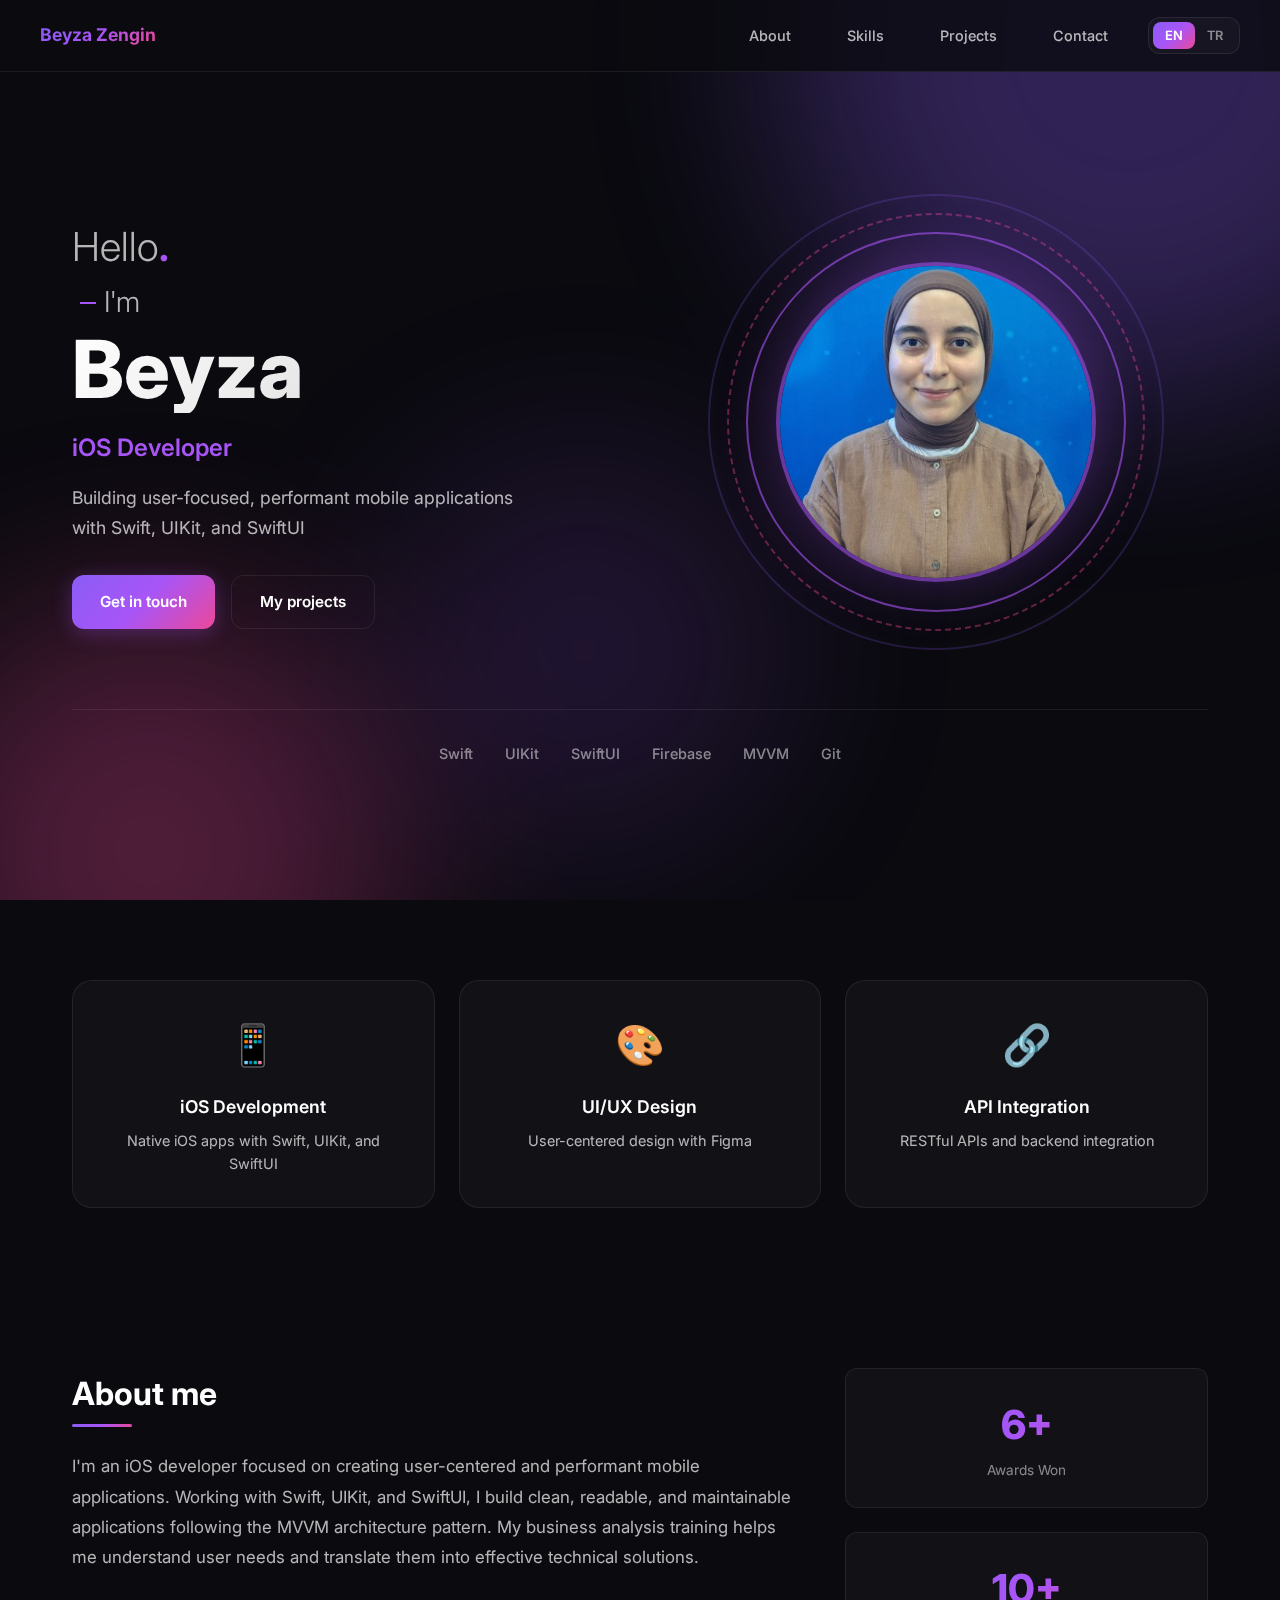
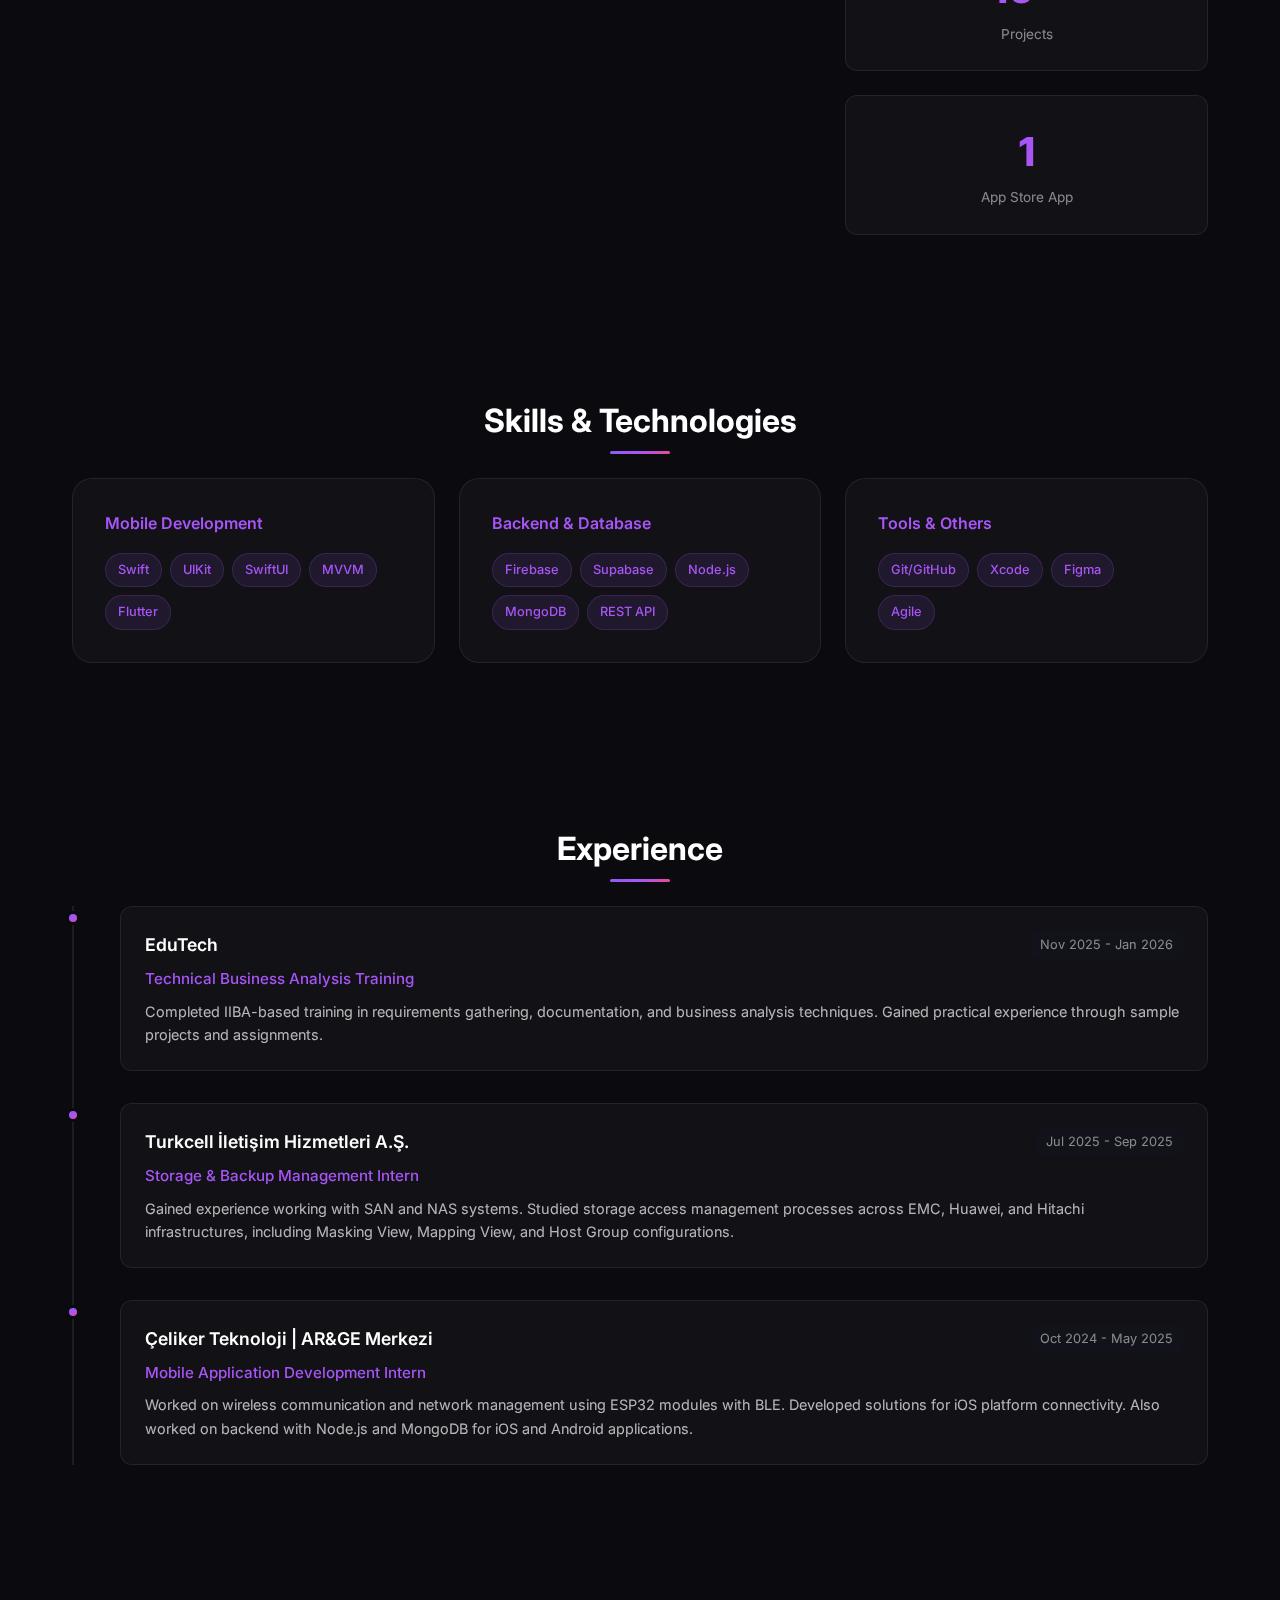
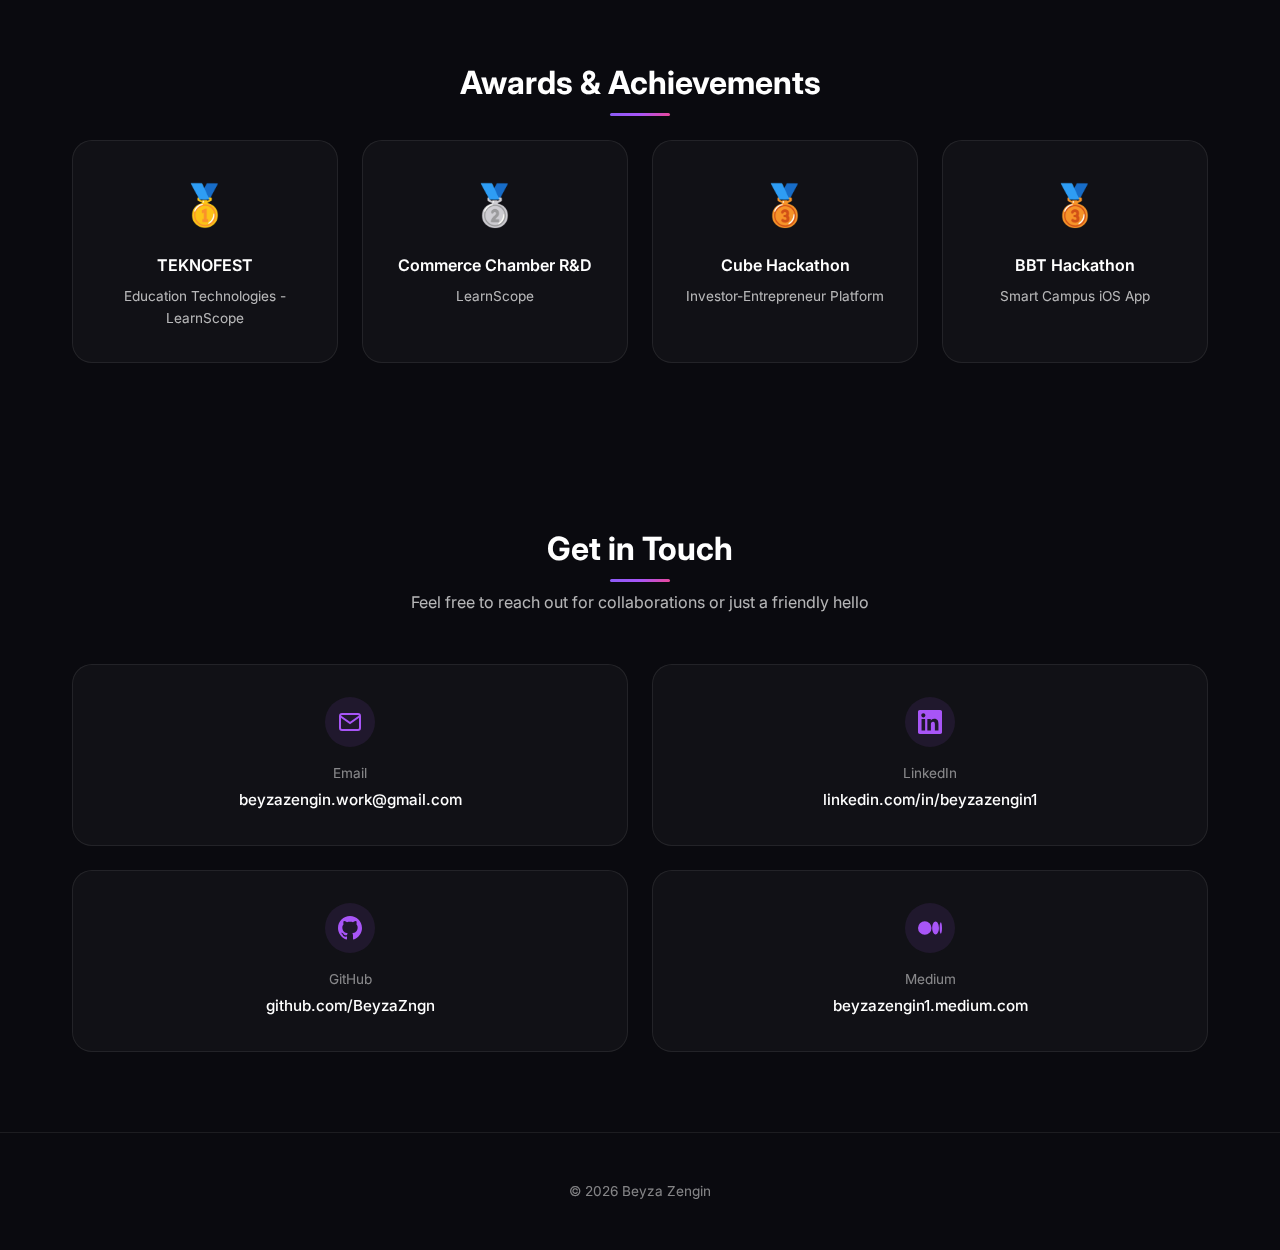
<file: index.html>
<!DOCTYPE html>
<html lang="en">

<head>
    <meta charset="UTF-8">
    <meta name="viewport" content="width=device-width, initial-scale=1.0">
    <meta name="description" content="Beyza Zengin - iOS Developer specializing in Swift, UIKit, and SwiftUI">
    <meta name="keywords" content="iOS Developer, Swift, UIKit, SwiftUI, Mobile Development, Beyza Zengin">
    <meta name="author" content="Beyza Zengin">

    <meta property="og:title" content="Beyza Zengin - iOS Developer">
    <meta property="og:description" content="iOS Developer specializing in Swift, UIKit, and SwiftUI">
    <meta property="og:type" content="website">
    <meta property="og:url" content="https://beyza.me">

    <title>Beyza Zengin - iOS Developer</title>
    <link rel="preconnect" href="https://fonts.googleapis.com">
    <link rel="preconnect" href="https://fonts.gstatic.com" crossorigin>
    <link href="https://fonts.googleapis.com/css2?family=Inter:wght@300;400;500;600;700;800&display=swap"
        rel="stylesheet">
    <link rel="stylesheet" href="styles.css">
</head>

<body>
    <!-- Animated Background -->
    <div class="bg-animation">
        <div class="gradient-orb orb-1"></div>
        <div class="gradient-orb orb-2"></div>
        <div class="gradient-orb orb-3"></div>
    </div>

    <!-- Navigation -->
    <nav class="nav">
        <div class="nav-container">
            <a href="index.html" class="nav-logo">
                <span class="logo-text">Beyza Zengin</span>
            </a>
            <div class="nav-right">
                <a href="#about" class="nav-link" data-en="About" data-tr="Hakkımda">About</a>
                <a href="#skills" class="nav-link" data-en="Skills" data-tr="Yetenekler">Skills</a>
                <a href="projects.html" class="nav-link" data-en="Projects" data-tr="Projeler">Projects</a>
                <a href="#contact" class="nav-link" data-en="Contact" data-tr="İletişim">Contact</a>
                <div class="lang-switch" id="langSwitch">
                    <button class="lang-btn active" data-lang="en">EN</button>
                    <button class="lang-btn" data-lang="tr">TR</button>
                </div>
            </div>
        </div>
    </nav>

    <!-- Main Content -->
    <main class="main">
        <!-- Hero Section -->
        <section class="hero-section">
            <div class="hero-container">
                <div class="hero-left">
                    <div class="hero-intro">
                        <span class="hello-text">Hello<span class="dot">.</span></span>
                        <span class="im-text" data-en="I'm" data-tr="Ben">I'm</span>
                        <h1 class="hero-name">Beyza</h1>
                    </div>
                    <h2 class="hero-title" data-en="iOS Developer" data-tr="iOS Geliştirici">iOS Developer</h2>
                    <p class="hero-desc"
                        data-en="Building user-focused, performant mobile applications with Swift, UIKit, and SwiftUI"
                        data-tr="Swift, UIKit ve SwiftUI ile kullanıcı odaklı, performanslı mobil uygulamalar geliştiriyorum">
                        Building user-focused, performant mobile applications with Swift, UIKit, and SwiftUI
                    </p>
                    <div class="hero-buttons">
                        <a href="#contact" class="btn btn-primary" data-en="Get in touch" data-tr="İletişime geç">Get in
                            touch</a>
                        <a href="projects.html" class="btn btn-secondary" data-en="My projects" data-tr="Projelerim">My
                            projects</a>
                    </div>
                </div>
                <div class="hero-right">
                    <div class="photo-container">
                        <div class="photo-ring ring-1"></div>
                        <div class="photo-ring ring-2"></div>
                        <div class="photo-ring ring-3"></div>
                        <img src="profile.png" alt="Beyza Zengin" class="profile-photo">
                    </div>
                </div>
            </div>

            <!-- Tech Stack -->
            <div class="tech-stack">
                <span class="tech-item">Swift</span>
                <span class="tech-item">UIKit</span>
                <span class="tech-item">SwiftUI</span>
                <span class="tech-item">Firebase</span>
                <span class="tech-item">MVVM</span>
                <span class="tech-item">Git</span>
            </div>
        </section>

        <!-- Services Section -->
        <section class="services-section">
            <div class="service-card">
                <div class="service-icon">📱</div>
                <h3 class="service-title" data-en="iOS Development" data-tr="iOS Geliştirme">iOS Development</h3>
                <p class="service-desc" data-en="Native iOS apps with Swift, UIKit, and SwiftUI"
                    data-tr="Swift, UIKit ve SwiftUI ile native iOS uygulamaları">
                    Native iOS apps with Swift, UIKit, and SwiftUI
                </p>
            </div>
            <div class="service-card">
                <div class="service-icon">🎨</div>
                <h3 class="service-title" data-en="UI/UX Design" data-tr="UI/UX Tasarım">UI/UX Design</h3>
                <p class="service-desc" data-en="User-centered design with Figma"
                    data-tr="Figma ile kullanıcı odaklı tasarım">
                    User-centered design with Figma
                </p>
            </div>
            <div class="service-card">
                <div class="service-icon">🔗</div>
                <h3 class="service-title" data-en="API Integration" data-tr="API Entegrasyonu">API Integration</h3>
                <p class="service-desc" data-en="RESTful APIs and backend integration"
                    data-tr="RESTful API ve backend entegrasyonu">
                    RESTful APIs and backend integration
                </p>
            </div>
        </section>

        <!-- About Section -->
        <section class="about-section" id="about">
            <div class="about-container">
                <div class="about-content">
                    <h2 class="section-title" data-en="About me" data-tr="Hakkımda">About me</h2>
                    <p class="about-text"
                        data-en="I'm an iOS developer focused on creating user-centered and performant mobile applications. Working with Swift, UIKit, and SwiftUI, I build clean, readable, and maintainable applications following the MVVM architecture pattern. My business analysis training helps me understand user needs and translate them into effective technical solutions."
                        data-tr="Kullanıcı odaklı ve performanslı mobil uygulamalar geliştirmeye odaklanan bir iOS geliştiricisiyim. Swift ile UIKit ve SwiftUI kullanarak MVVM mimarisi doğrultusunda sade, okunabilir ve geliştirilebilir uygulamalar üzerinde çalışıyorum. Aldığım iş analistliği eğitimi sayesinde kullanıcı ihtiyaçlarını anlamaya ve bunları doğru teknik çözümlere dönüştürmeye önem veriyorum.">
                        I'm an iOS developer focused on creating user-centered and performant mobile applications.
                        Working
                        with Swift, UIKit, and SwiftUI, I build clean, readable, and maintainable applications following
                        the
                        MVVM architecture pattern. My business analysis training helps me understand user needs and
                        translate them into effective technical solutions.
                    </p>
                </div>
                <div class="about-stats">
                    <div class="stat-box">
                        <span class="stat-number">6+</span>
                        <span class="stat-label" data-en="Awards Won" data-tr="Kazanılan Ödül">Awards Won</span>
                    </div>
                    <div class="stat-box">
                        <span class="stat-number">10+</span>
                        <span class="stat-label" data-en="Projects" data-tr="Proje">Projects</span>
                    </div>
                    <div class="stat-box">
                        <span class="stat-number">1</span>
                        <span class="stat-label" data-en="App Store App" data-tr="App Store Uygulaması">App Store
                            App</span>
                    </div>
                </div>
            </div>
        </section>

        <!-- Skills Section -->
        <section class="skills-section" id="skills">
            <h2 class="section-title center" data-en="Skills & Technologies" data-tr="Yetenekler & Teknolojiler">Skills
                & Technologies</h2>
            <div class="skills-grid">
                <div class="skill-card">
                    <h3 class="skill-category-title" data-en="Mobile Development" data-tr="Mobil Geliştirme">Mobile
                        Development</h3>
                    <div class="skill-list">
                        <span class="skill-item">Swift</span>
                        <span class="skill-item">UIKit</span>
                        <span class="skill-item">SwiftUI</span>
                        <span class="skill-item">MVVM</span>
                        <span class="skill-item">Flutter</span>
                    </div>
                </div>
                <div class="skill-card">
                    <h3 class="skill-category-title" data-en="Backend & Database" data-tr="Backend & Veritabanı">Backend
                        & Database</h3>
                    <div class="skill-list">
                        <span class="skill-item">Firebase</span>
                        <span class="skill-item">Supabase</span>
                        <span class="skill-item">Node.js</span>
                        <span class="skill-item">MongoDB</span>
                        <span class="skill-item">REST API</span>
                    </div>
                </div>
                <div class="skill-card">
                    <h3 class="skill-category-title" data-en="Tools & Others" data-tr="Araçlar & Diğer">Tools & Others
                    </h3>
                    <div class="skill-list">
                        <span class="skill-item">Git/GitHub</span>
                        <span class="skill-item">Xcode</span>
                        <span class="skill-item">Figma</span>
                        <span class="skill-item">Agile</span>
                    </div>
                </div>
            </div>
        </section>

        <!-- Experience Section -->
        <section class="experience-section">
            <h2 class="section-title center" data-en="Experience" data-tr="Deneyim">Experience</h2>
            <div class="timeline">
                <div class="timeline-item">
                    <div class="timeline-marker"></div>
                    <div class="timeline-content">
                        <div class="timeline-header">
                            <h3 class="timeline-title">EduTech</h3>
                            <span class="timeline-date">Nov 2025 - Jan 2026</span>
                        </div>
                        <p class="timeline-role" data-en="Technical Business Analysis Training"
                            data-tr="Teknik İş Analizi Eğitimi">
                            Technical Business Analysis Training
                        </p>
                        <p class="timeline-desc"
                            data-en="Completed IIBA-based training in requirements gathering, documentation, and business analysis techniques. Gained practical experience through sample projects and assignments."
                            data-tr="IIBA İş Analizi Yetkinlik Modeli doğrultusunda gereksinim toplama, dokümantasyon ve iş analizi teknikleri eğitimi aldım. Örnek projeler ve ödevlerle pratik deneyim kazandım.">
                            Completed IIBA-based training in requirements gathering, documentation, and business
                            analysis techniques. Gained practical experience through sample projects and assignments.
                        </p>
                    </div>
                </div>
                <div class="timeline-item">
                    <div class="timeline-marker"></div>
                    <div class="timeline-content">
                        <div class="timeline-header">
                            <h3 class="timeline-title">Turkcell İletişim Hizmetleri A.Ş.</h3>
                            <span class="timeline-date">Jul 2025 - Sep 2025</span>
                        </div>
                        <p class="timeline-role" data-en="Storage & Backup Management Intern"
                            data-tr="Storage & Backup Yönetimi Stajyeri">
                            Storage & Backup Management Intern
                        </p>
                        <p class="timeline-desc"
                            data-en="Gained experience working with SAN and NAS systems. Studied storage access management processes across EMC, Huawei, and Hitachi infrastructures, including Masking View, Mapping View, and Host Group configurations."
                            data-tr="SAN ve NAS sistemleri üzerinde çalışma deneyimi kazandım. EMC, Huawei ve Hitachi altyapılarında Masking View, Mapping View ve Host Group yapılandırmaları dahil storage erişim yönetimi süreçlerini inceledim.">
                            Gained experience working with SAN and NAS systems. Studied storage access management
                            processes across EMC, Huawei, and Hitachi infrastructures, including Masking View, Mapping
                            View, and Host Group configurations.
                        </p>
                    </div>
                </div>
                <div class="timeline-item">
                    <div class="timeline-marker"></div>
                    <div class="timeline-content">
                        <div class="timeline-header">
                            <h3 class="timeline-title">Çeliker Teknoloji | AR&GE Merkezi</h3>
                            <span class="timeline-date">Oct 2024 - May 2025</span>
                        </div>
                        <p class="timeline-role" data-en="Mobile Application Development Intern"
                            data-tr="Mobil Tabanlı Uygulama Geliştirme Stajyeri">
                            Mobile Application Development Intern
                        </p>
                        <p class="timeline-desc"
                            data-en="Worked on wireless communication and network management using ESP32 modules with BLE. Developed solutions for iOS platform connectivity. Also worked on backend with Node.js and MongoDB for iOS and Android applications."
                            data-tr="ESP32 modülü kullanarak BLE ile kablosuz haberleşme ve ağ yönetimi konularında çalıştım. iOS platformunda bağlantı çözümleri geliştirdim. Ayrıca iOS ve Android uygulamaları için Node.js ve MongoDB ile backend tarafında projeler yaptım.">
                            Worked on wireless communication and network management using ESP32 modules with BLE.
                            Developed solutions for iOS platform connectivity. Also worked on backend with Node.js and
                            MongoDB for iOS and Android applications.
                        </p>
                    </div>
                </div>
            </div>
        </section>

        <!-- Awards Section -->
        <section class="awards-section">
            <h2 class="section-title center" data-en="Awards & Achievements" data-tr="Ödüller & Başarılar">Awards &
                Achievements</h2>
            <div class="awards-grid">
                <div class="award-card">
                    <div class="award-icon">🥇</div>
                    <h3 class="award-name">TEKNOFEST</h3>
                    <p class="award-info" data-en="Education Technologies - LearnScope"
                        data-tr="Eğitim Teknolojileri - LearnScope">
                        Education Technologies - LearnScope
                    </p>
                </div>
                <div class="award-card">
                    <div class="award-icon">🥈</div>
                    <h3 class="award-name" data-en="Commerce Chamber R&D" data-tr="Ticaret Odası Ar-Ge">Commerce Chamber
                        R&D</h3>
                    <p class="award-info">LearnScope</p>
                </div>
                <div class="award-card">
                    <div class="award-icon">🥉</div>
                    <h3 class="award-name">Cube Hackathon</h3>
                    <p class="award-info" data-en="Investor-Entrepreneur Platform"
                        data-tr="Yatırımcı-Girişimci Platformu">
                        Investor-Entrepreneur Platform
                    </p>
                </div>
                <div class="award-card">
                    <div class="award-icon">🥉</div>
                    <h3 class="award-name">BBT Hackathon</h3>
                    <p class="award-info" data-en="Smart Campus iOS App" data-tr="Akıllı Kampüs iOS Uygulaması">
                        Smart Campus iOS App
                    </p>
                </div>
            </div>
        </section>

        <!-- Contact Section -->
        <section class="contact-section" id="contact">
            <h2 class="section-title center" data-en="Get in Touch" data-tr="İletişime Geç">Get in Touch</h2>
            <p class="contact-subtitle" data-en="Feel free to reach out for collaborations or just a friendly hello"
                data-tr="İş birlikleri için veya sadece merhaba demek için iletişime geçebilirsiniz">
                Feel free to reach out for collaborations or just a friendly hello
            </p>
            <div class="contact-links">
                <a href="mailto:beyzazengin.work@gmail.com" class="contact-card">
                    <div class="contact-icon">
                        <svg width="24" height="24" viewBox="0 0 24 24" fill="none" stroke="currentColor"
                            stroke-width="2">
                            <path d="M4 4h16c1.1 0 2 .9 2 2v12c0 1.1-.9 2-2 2H4c-1.1 0-2-.9-2-2V6c0-1.1.9-2 2-2z">
                            </path>
                            <polyline points="22,6 12,13 2,6"></polyline>
                        </svg>
                    </div>
                    <span class="contact-label">Email</span>
                    <span class="contact-value">beyzazengin.work@gmail.com</span>
                </a>
                <a href="https://linkedin.com/in/beyzazengin1" target="_blank" rel="noopener" class="contact-card">
                    <div class="contact-icon">
                        <svg width="24" height="24" viewBox="0 0 24 24" fill="currentColor">
                            <path
                                d="M20.447 20.452h-3.554v-5.569c0-1.328-.027-3.037-1.852-3.037-1.853 0-2.136 1.445-2.136 2.939v5.667H9.351V9h3.414v1.561h.046c.477-.9 1.637-1.85 3.37-1.85 3.601 0 4.267 2.37 4.267 5.455v6.286zM5.337 7.433c-1.144 0-2.063-.926-2.063-2.065 0-1.138.92-2.063 2.063-2.063 1.14 0 2.064.925 2.064 2.063 0 1.139-.925 2.065-2.064 2.065zm1.782 13.019H3.555V9h3.564v11.452zM22.225 0H1.771C.792 0 0 .774 0 1.729v20.542C0 23.227.792 24 1.771 24h20.451C23.2 24 24 23.227 24 22.271V1.729C24 .774 23.2 0 22.222 0h.003z" />
                        </svg>
                    </div>
                    <span class="contact-label">LinkedIn</span>
                    <span class="contact-value">linkedin.com/in/beyzazengin1</span>
                </a>
                <a href="https://github.com/BeyzaZngn" target="_blank" rel="noopener" class="contact-card">
                    <div class="contact-icon">
                        <svg width="24" height="24" viewBox="0 0 24 24" fill="currentColor">
                            <path
                                d="M12 0c-6.626 0-12 5.373-12 12 0 5.302 3.438 9.8 8.207 11.387.599.111.793-.261.793-.577v-2.234c-3.338.726-4.033-1.416-4.033-1.416-.546-1.387-1.333-1.756-1.333-1.756-1.089-.745.083-.729.083-.729 1.205.084 1.839 1.237 1.839 1.237 1.07 1.834 2.807 1.304 3.492.997.107-.775.418-1.305.762-1.604-2.665-.305-5.467-1.334-5.467-5.931 0-1.311.469-2.381 1.236-3.221-.124-.303-.535-1.524.117-3.176 0 0 1.008-.322 3.301 1.23.957-.266 1.983-.399 3.003-.404 1.02.005 2.047.138 3.006.404 2.291-1.552 3.297-1.23 3.297-1.23.653 1.653.242 2.874.118 3.176.77.84 1.235 1.911 1.235 3.221 0 4.609-2.807 5.624-5.479 5.921.43.372.823 1.102.823 2.222v3.293c0 .319.192.694.801.576 4.765-1.589 8.199-6.086 8.199-11.386 0-6.627-5.373-12-12-12z" />
                        </svg>
                    </div>
                    <span class="contact-label">GitHub</span>
                    <span class="contact-value">github.com/BeyzaZngn</span>
                </a>
                <a href="https://beyzazengin1.medium.com" target="_blank" rel="noopener" class="contact-card">
                    <div class="contact-icon">
                        <svg width="24" height="24" viewBox="0 0 24 24" fill="currentColor">
                            <path
                                d="M13.54 12a6.8 6.8 0 01-6.77 6.82A6.8 6.8 0 010 12a6.8 6.8 0 016.77-6.82A6.8 6.8 0 0113.54 12zM20.96 12c0 3.54-1.51 6.42-3.38 6.42-1.87 0-3.39-2.88-3.39-6.42s1.52-6.42 3.39-6.42 3.38 2.88 3.38 6.42M24 12c0 3.17-.53 5.75-1.19 5.75-.66 0-1.19-2.58-1.19-5.75s.53-5.75 1.19-5.75C23.47 6.25 24 8.83 24 12z" />
                        </svg>
                    </div>
                    <span class="contact-label">Medium</span>
                    <span class="contact-value">beyzazengin1.medium.com</span>
                </a>
            </div>
        </section>

        <!-- Footer -->
        <footer class="footer">
            <p>© 2026 Beyza Zengin</p>
        </footer>
    </main>

    <script src="script.js"></script>
</body>

</html>
</file>
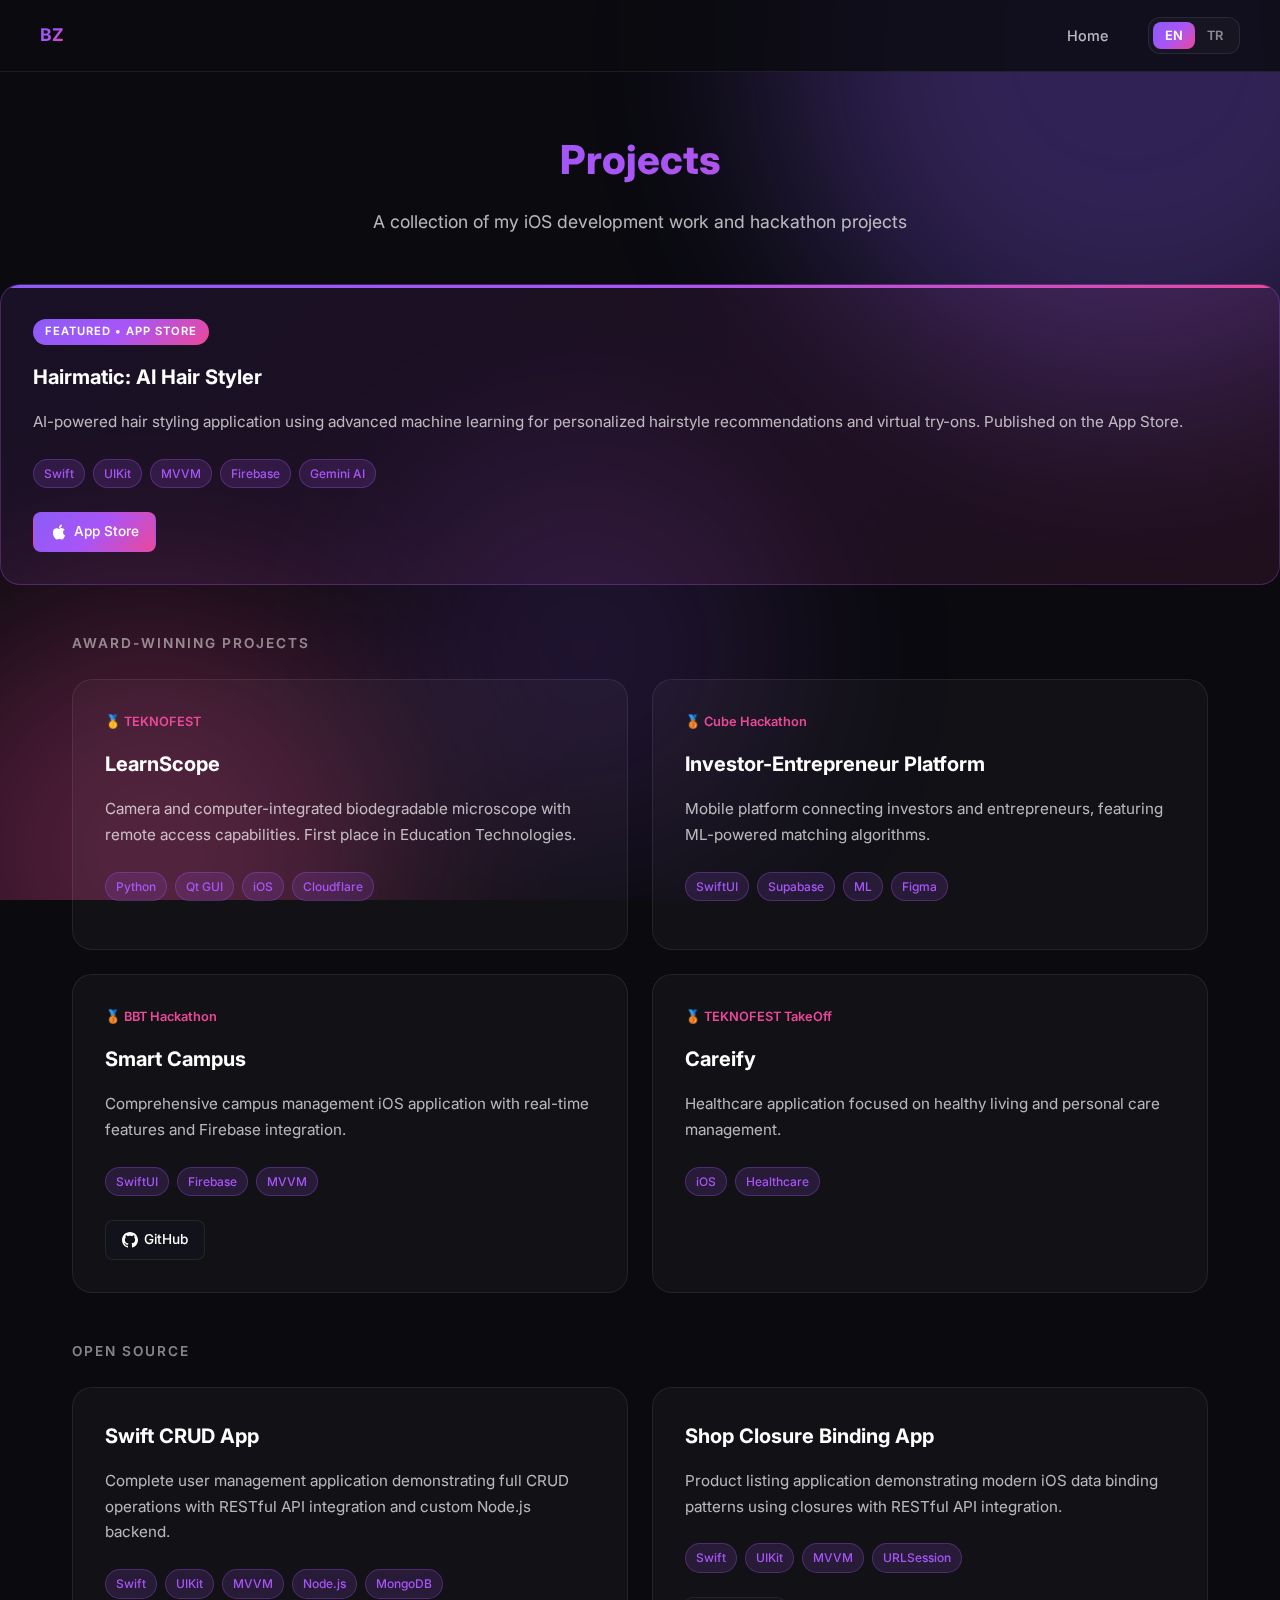
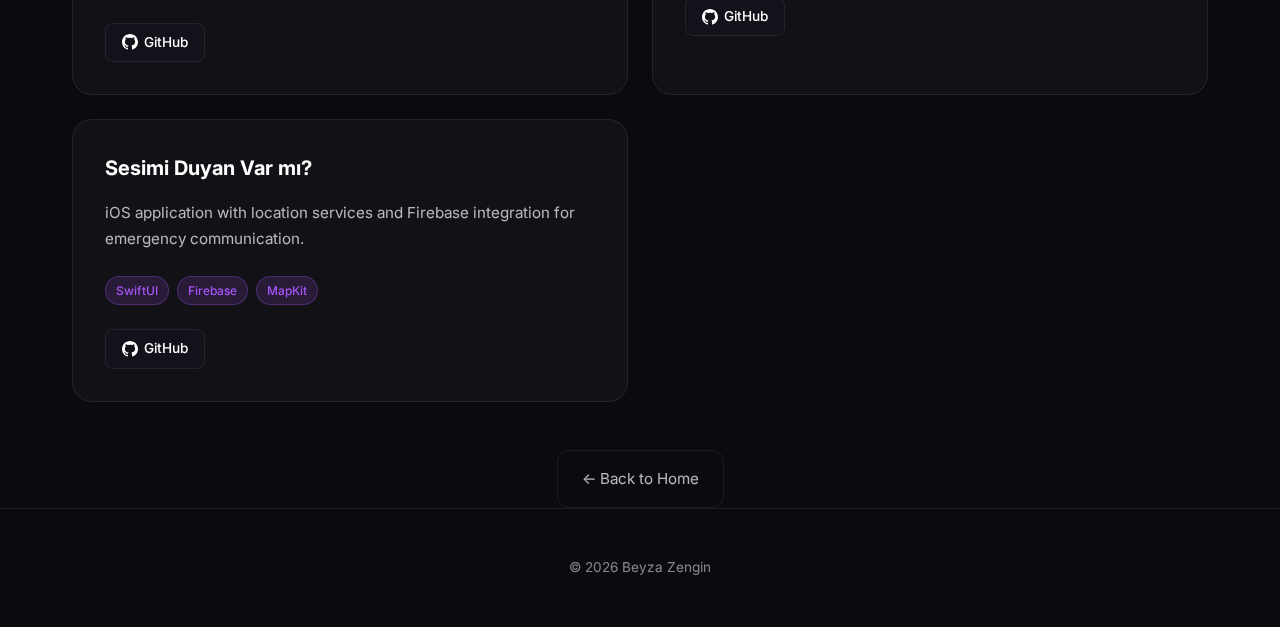
<file: projects.html>
<!DOCTYPE html>
<html lang="en">

<head>
    <meta charset="UTF-8">
    <meta name="viewport" content="width=device-width, initial-scale=1.0">
    <meta name="description" content="Beyza Zengin - iOS Developer Projects">
    <title>Projects - Beyza Zengin</title>
    <link rel="preconnect" href="https://fonts.googleapis.com">
    <link rel="preconnect" href="https://fonts.gstatic.com" crossorigin>
    <link href="https://fonts.googleapis.com/css2?family=Inter:wght@300;400;500;600;700;800&display=swap"
        rel="stylesheet">
    <link rel="stylesheet" href="styles.css">
</head>

<body>
    <!-- Animated Background -->
    <div class="bg-animation">
        <div class="gradient-orb orb-1"></div>
        <div class="gradient-orb orb-2"></div>
        <div class="gradient-orb orb-3"></div>
    </div>

    <!-- Navigation -->
    <nav class="nav">
        <div class="nav-container">
            <a href="index.html" class="nav-logo">
                <span class="logo-text">BZ</span>
            </a>
            <div class="nav-right">
                <a href="index.html" class="nav-link" data-en="Home" data-tr="Ana Sayfa">Home</a>
                <div class="lang-switch" id="langSwitch">
                    <button class="lang-btn active" data-lang="en">EN</button>
                    <button class="lang-btn" data-lang="tr">TR</button>
                </div>
            </div>
        </div>
    </nav>

    <!-- Main Content -->
    <main class="main">
        <div class="container">
            <!-- Page Header -->
            <div class="page-header">
                <h1 class="page-title" data-en="Projects" data-tr="Projeler">Projects</h1>
                <p class="page-subtitle" data-en="A collection of my iOS development work and hackathon projects"
                    data-tr="iOS geliştirme çalışmalarım ve hackathon projelerim">A collection of my iOS development
                    work and hackathon projects</p>
            </div>

            <!-- Featured Project -->
            <div class="project-card featured">
                <div class="project-badge" data-en="Featured • App Store" data-tr="Öne Çıkan • App Store">Featured • App
                    Store</div>
                <h2 class="project-title">Hairmatic: AI Hair Styler</h2>
                <p class="project-desc"
                    data-en="AI-powered hair styling application using advanced machine learning for personalized hairstyle recommendations and virtual try-ons. Published on the App Store."
                    data-tr="Kişiselleştirilmiş saç stili önerileri ve sanal deneme için gelişmiş makine öğrenimi kullanan yapay zeka destekli saç şekillendirme uygulaması. App Store'da yayınlandı.">
                    AI-powered hair styling application using advanced machine learning for personalized hairstyle
                    recommendations and virtual try-ons. Published on the App Store.
                </p>
                <div class="project-tech">
                    <span class="tech-tag">Swift</span>
                    <span class="tech-tag">UIKit</span>
                    <span class="tech-tag">MVVM</span>
                    <span class="tech-tag">Firebase</span>
                    <span class="tech-tag">Gemini AI</span>
                </div>
                <div class="project-links">
                    <a href="https://apps.apple.com/app/hairmatic-ai-hair-styler/id6755653243" target="_blank"
                        rel="noopener" class="project-btn primary">
                        <svg width="18" height="18" viewBox="0 0 24 24" fill="currentColor">
                            <path
                                d="M18.71 19.5c-.83 1.24-1.71 2.45-3.05 2.47-1.34.03-1.77-.79-3.29-.79-1.53 0-2 .77-3.27.82-1.31.05-2.3-1.32-3.14-2.53C4.25 17 2.94 12.45 4.7 9.39c.87-1.52 2.43-2.48 4.12-2.51 1.28-.02 2.5.87 3.29.87.78 0 2.26-1.07 3.81-.91.65.03 2.47.26 3.64 1.98-.09.06-2.17 1.28-2.15 3.81.03 3.02 2.65 4.03 2.68 4.04-.03.07-.42 1.44-1.38 2.83M13 3.5c.73-.83 1.94-1.46 2.94-1.5.13 1.17-.34 2.35-1.04 3.19-.69.85-1.83 1.51-2.95 1.42-.15-1.15.41-2.35 1.05-3.11z" />
                        </svg>
                        <span>App Store</span>
                    </a>
                </div>
            </div>

            <!-- Award-Winning Projects -->
            <div class="section-header">
                <h2 class="section-label" data-en="Award-Winning Projects" data-tr="Ödüllü Projeler">Award-Winning
                    Projects</h2>
            </div>

            <div class="projects-grid">
                <div class="project-card">
                    <div class="project-award">🥇 TEKNOFEST</div>
                    <h3 class="project-title">LearnScope</h3>
                    <p class="project-desc"
                        data-en="Camera and computer-integrated biodegradable microscope with remote access capabilities. First place in Education Technologies."
                        data-tr="Uzaktan erişim özellikli kamera ve bilgisayar entegreli biyobozunur mikroskop. Eğitim Teknolojileri'nde birincilik.">
                        Camera and computer-integrated biodegradable microscope with remote access capabilities. First
                        place in Education Technologies.
                    </p>
                    <div class="project-tech">
                        <span class="tech-tag">Python</span>
                        <span class="tech-tag">Qt GUI</span>
                        <span class="tech-tag">iOS</span>
                        <span class="tech-tag">Cloudflare</span>
                    </div>
                </div>

                <div class="project-card">
                    <div class="project-award">🥉 Cube Hackathon</div>
                    <h3 class="project-title" data-en="Investor-Entrepreneur Platform"
                        data-tr="Yatırımcı-Girişimci Platformu">Investor-Entrepreneur Platform</h3>
                    <p class="project-desc"
                        data-en="Mobile platform connecting investors and entrepreneurs, featuring ML-powered matching algorithms."
                        data-tr="Yatırımcıları ve girişimcileri buluşturan, makine öğrenimi tabanlı eşleştirme algoritmaları içeren mobil platform.">
                        Mobile platform connecting investors and entrepreneurs, featuring ML-powered matching
                        algorithms.
                    </p>
                    <div class="project-tech">
                        <span class="tech-tag">SwiftUI</span>
                        <span class="tech-tag">Supabase</span>
                        <span class="tech-tag">ML</span>
                        <span class="tech-tag">Figma</span>
                    </div>
                </div>

                <div class="project-card">
                    <div class="project-award">🥉 BBT Hackathon</div>
                    <h3 class="project-title" data-en="Smart Campus" data-tr="Akıllı Kampüs">Smart Campus</h3>
                    <p class="project-desc"
                        data-en="Comprehensive campus management iOS application with real-time features and Firebase integration."
                        data-tr="Gerçek zamanlı özellikler ve Firebase entegrasyonu ile kapsamlı kampüs yönetimi iOS uygulaması.">
                        Comprehensive campus management iOS application with real-time features and Firebase
                        integration.
                    </p>
                    <div class="project-tech">
                        <span class="tech-tag">SwiftUI</span>
                        <span class="tech-tag">Firebase</span>
                        <span class="tech-tag">MVVM</span>
                    </div>
                    <div class="project-links">
                        <a href="https://github.com/BeyzaZngn/BOB-Smart-Campus" target="_blank" rel="noopener"
                            class="project-btn">
                            <svg width="16" height="16" viewBox="0 0 24 24" fill="currentColor">
                                <path
                                    d="M12 0c-6.626 0-12 5.373-12 12 0 5.302 3.438 9.8 8.207 11.387.599.111.793-.261.793-.577v-2.234c-3.338.726-4.033-1.416-4.033-1.416-.546-1.387-1.333-1.756-1.333-1.756-1.089-.745.083-.729.083-.729 1.205.084 1.839 1.237 1.839 1.237 1.07 1.834 2.807 1.304 3.492.997.107-.775.418-1.305.762-1.604-2.665-.305-5.467-1.334-5.467-5.931 0-1.311.469-2.381 1.236-3.221-.124-.303-.535-1.524.117-3.176 0 0 1.008-.322 3.301 1.23.957-.266 1.983-.399 3.003-.404 1.02.005 2.047.138 3.006.404 2.291-1.552 3.297-1.23 3.297-1.23.653 1.653.242 2.874.118 3.176.77.84 1.235 1.911 1.235 3.221 0 4.609-2.807 5.624-5.479 5.921.43.372.823 1.102.823 2.222v3.293c0 .319.192.694.801.576 4.765-1.589 8.199-6.086 8.199-11.386 0-6.627-5.373-12-12-12z" />
                            </svg>
                            <span>GitHub</span>
                        </a>
                    </div>
                </div>

                <div class="project-card">
                    <div class="project-award">🥉 TEKNOFEST TakeOff</div>
                    <h3 class="project-title">Careify</h3>
                    <p class="project-desc"
                        data-en="Healthcare application focused on healthy living and personal care management."
                        data-tr="Sağlıklı yaşam ve kişisel bakım yönetimine odaklanan sağlık uygulaması.">
                        Healthcare application focused on healthy living and personal care management.
                    </p>
                    <div class="project-tech">
                        <span class="tech-tag">iOS</span>
                        <span class="tech-tag">Healthcare</span>
                    </div>
                </div>
            </div>

            <!-- Open Source Projects -->
            <div class="section-header">
                <h2 class="section-label" data-en="Open Source" data-tr="Açık Kaynak">Open Source</h2>
            </div>

            <div class="projects-grid">
                <div class="project-card">
                    <h3 class="project-title">Swift CRUD App</h3>
                    <p class="project-desc"
                        data-en="Complete user management application demonstrating full CRUD operations with RESTful API integration and custom Node.js backend."
                        data-tr="RESTful API entegrasyonu ve özel Node.js backend ile tam CRUD işlemlerini gösteren kullanıcı yönetimi uygulaması.">
                        Complete user management application demonstrating full CRUD operations with RESTful API
                        integration and custom Node.js backend.
                    </p>
                    <div class="project-tech">
                        <span class="tech-tag">Swift</span>
                        <span class="tech-tag">UIKit</span>
                        <span class="tech-tag">MVVM</span>
                        <span class="tech-tag">Node.js</span>
                        <span class="tech-tag">MongoDB</span>
                    </div>
                    <div class="project-links">
                        <a href="https://github.com/BeyzaZngn/SwiftCRUDApp" target="_blank" rel="noopener"
                            class="project-btn">
                            <svg width="16" height="16" viewBox="0 0 24 24" fill="currentColor">
                                <path
                                    d="M12 0c-6.626 0-12 5.373-12 12 0 5.302 3.438 9.8 8.207 11.387.599.111.793-.261.793-.577v-2.234c-3.338.726-4.033-1.416-4.033-1.416-.546-1.387-1.333-1.756-1.333-1.756-1.089-.745.083-.729.083-.729 1.205.084 1.839 1.237 1.839 1.237 1.07 1.834 2.807 1.304 3.492.997.107-.775.418-1.305.762-1.604-2.665-.305-5.467-1.334-5.467-5.931 0-1.311.469-2.381 1.236-3.221-.124-.303-.535-1.524.117-3.176 0 0 1.008-.322 3.301 1.23.957-.266 1.983-.399 3.003-.404 1.02.005 2.047.138 3.006.404 2.291-1.552 3.297-1.23 3.297-1.23.653 1.653.242 2.874.118 3.176.77.84 1.235 1.911 1.235 3.221 0 4.609-2.807 5.624-5.479 5.921.43.372.823 1.102.823 2.222v3.293c0 .319.192.694.801.576 4.765-1.589 8.199-6.086 8.199-11.386 0-6.627-5.373-12-12-12z" />
                            </svg>
                            <span>GitHub</span>
                        </a>
                    </div>
                </div>

                <div class="project-card">
                    <h3 class="project-title">Shop Closure Binding App</h3>
                    <p class="project-desc"
                        data-en="Product listing application demonstrating modern iOS data binding patterns using closures with RESTful API integration."
                        data-tr="RESTful API entegrasyonu ile closure kullanarak modern iOS veri bağlama kalıplarını gösteren ürün listeleme uygulaması.">
                        Product listing application demonstrating modern iOS data binding patterns using closures with
                        RESTful API integration.
                    </p>
                    <div class="project-tech">
                        <span class="tech-tag">Swift</span>
                        <span class="tech-tag">UIKit</span>
                        <span class="tech-tag">MVVM</span>
                        <span class="tech-tag">URLSession</span>
                    </div>
                    <div class="project-links">
                        <a href="https://github.com/BeyzaZngn/ShopClosureBindingApp" target="_blank" rel="noopener"
                            class="project-btn">
                            <svg width="16" height="16" viewBox="0 0 24 24" fill="currentColor">
                                <path
                                    d="M12 0c-6.626 0-12 5.373-12 12 0 5.302 3.438 9.8 8.207 11.387.599.111.793-.261.793-.577v-2.234c-3.338.726-4.033-1.416-4.033-1.416-.546-1.387-1.333-1.756-1.333-1.756-1.089-.745.083-.729.083-.729 1.205.084 1.839 1.237 1.839 1.237 1.07 1.834 2.807 1.304 3.492.997.107-.775.418-1.305.762-1.604-2.665-.305-5.467-1.334-5.467-5.931 0-1.311.469-2.381 1.236-3.221-.124-.303-.535-1.524.117-3.176 0 0 1.008-.322 3.301 1.23.957-.266 1.983-.399 3.003-.404 1.02.005 2.047.138 3.006.404 2.291-1.552 3.297-1.23 3.297-1.23.653 1.653.242 2.874.118 3.176.77.84 1.235 1.911 1.235 3.221 0 4.609-2.807 5.624-5.479 5.921.43.372.823 1.102.823 2.222v3.293c0 .319.192.694.801.576 4.765-1.589 8.199-6.086 8.199-11.386 0-6.627-5.373-12-12-12z" />
                            </svg>
                            <span>GitHub</span>
                        </a>
                    </div>
                </div>

                <div class="project-card">
                    <h3 class="project-title" data-en="Sesimi Duyan Var mı?" data-tr="Sesimi Duyan Var mı?">Sesimi Duyan
                        Var mı?</h3>
                    <p class="project-desc"
                        data-en="iOS application with location services and Firebase integration for emergency communication."
                        data-tr="Acil durum iletişimi için konum servisleri ve Firebase entegrasyonu içeren iOS uygulaması.">
                        iOS application with location services and Firebase integration for emergency communication.
                    </p>
                    <div class="project-tech">
                        <span class="tech-tag">SwiftUI</span>
                        <span class="tech-tag">Firebase</span>
                        <span class="tech-tag">MapKit</span>
                    </div>
                    <div class="project-links">
                        <a href="https://github.com/aliosmanozturk1/SDVM-iOS" target="_blank" rel="noopener"
                            class="project-btn">
                            <svg width="16" height="16" viewBox="0 0 24 24" fill="currentColor">
                                <path
                                    d="M12 0c-6.626 0-12 5.373-12 12 0 5.302 3.438 9.8 8.207 11.387.599.111.793-.261.793-.577v-2.234c-3.338.726-4.033-1.416-4.033-1.416-.546-1.387-1.333-1.756-1.333-1.756-1.089-.745.083-.729.083-.729 1.205.084 1.839 1.237 1.839 1.237 1.07 1.834 2.807 1.304 3.492.997.107-.775.418-1.305.762-1.604-2.665-.305-5.467-1.334-5.467-5.931 0-1.311.469-2.381 1.236-3.221-.124-.303-.535-1.524.117-3.176 0 0 1.008-.322 3.301 1.23.957-.266 1.983-.399 3.003-.404 1.02.005 2.047.138 3.006.404 2.291-1.552 3.297-1.23 3.297-1.23.653 1.653.242 2.874.118 3.176.77.84 1.235 1.911 1.235 3.221 0 4.609-2.807 5.624-5.479 5.921.43.372.823 1.102.823 2.222v3.293c0 .319.192.694.801.576 4.765-1.589 8.199-6.086 8.199-11.386 0-6.627-5.373-12-12-12z" />
                            </svg>
                            <span>GitHub</span>
                        </a>
                    </div>
                </div>
            </div>

            <!-- Back to Home -->
            <div class="back-home">
                <a href="index.html" class="back-btn" data-en="← Back to Home" data-tr="← Ana Sayfaya Dön">← Back to
                    Home</a>
            </div>

            <!-- Footer -->
            <footer class="footer">
                <p>© 2026 Beyza Zengin</p>
            </footer>
        </div>
    </main>

    <script src="script.js"></script>
</body>

</html>
</file>
<file: styles.css>
/* ================================================
   Beyza Zengin - iOS Developer Portfolio
   Modern Dark Theme with Purple/Magenta Accents
   ================================================ */

/* ================================================
   CSS Variables
   ================================================ */
:root {
    /* Dark Theme Colors */
    --bg-primary: #0a0a0f;
    --bg-secondary: #12121a;
    --bg-card: rgba(255, 255, 255, 0.03);
    --bg-card-hover: rgba(255, 255, 255, 0.06);

    /* Accent Colors - Purple/Magenta/Pink */
    --accent-primary: #a855f7;
    --accent-secondary: #ec4899;
    --accent-tertiary: #8b5cf6;
    --accent-gradient: linear-gradient(135deg, var(--accent-tertiary), var(--accent-primary), var(--accent-secondary));

    /* Ring Colors */
    --ring-color-1: rgba(168, 85, 247, 0.6);
    --ring-color-2: rgba(236, 72, 153, 0.4);
    --ring-color-3: rgba(139, 92, 246, 0.2);

    /* Text Colors */
    --text-primary: #ffffff;
    --text-secondary: rgba(255, 255, 255, 0.7);
    --text-tertiary: rgba(255, 255, 255, 0.5);

    /* Border */
    --border-color: rgba(255, 255, 255, 0.08);
    --border-color-hover: rgba(255, 255, 255, 0.15);

    /* Spacing */
    --spacing-xs: 0.5rem;
    --spacing-sm: 1rem;
    --spacing-md: 1.5rem;
    --spacing-lg: 2rem;
    --spacing-xl: 3rem;
    --spacing-2xl: 5rem;

    /* Border Radius */
    --radius-sm: 8px;
    --radius-md: 12px;
    --radius-lg: 20px;
    --radius-xl: 28px;
    --radius-full: 50%;

    /* Transitions */
    --transition-fast: 0.15s ease;
    --transition: 0.3s cubic-bezier(0.4, 0, 0.2, 1);
    --transition-slow: 0.5s cubic-bezier(0.4, 0, 0.2, 1);
}

/* ================================================
   Reset & Base
   ================================================ */
*,
*::before,
*::after {
    margin: 0;
    padding: 0;
    box-sizing: border-box;
}

html {
    font-size: 16px;
    scroll-behavior: smooth;
}

body {
    font-family: 'Inter', -apple-system, BlinkMacSystemFont, sans-serif;
    background: var(--bg-primary);
    color: var(--text-primary);
    line-height: 1.6;
    min-height: 100vh;
    overflow-x: hidden;
    -webkit-font-smoothing: antialiased;
    -moz-osx-font-smoothing: grayscale;
}

/* ================================================
   Animated Background
   ================================================ */
.bg-animation {
    position: fixed;
    top: 0;
    left: 0;
    width: 100%;
    height: 100%;
    z-index: -1;
    overflow: hidden;
    pointer-events: none;
}

.gradient-orb {
    position: absolute;
    border-radius: 50%;
    filter: blur(100px);
    opacity: 0.3;
    animation: float 25s ease-in-out infinite;
}

.orb-1 {
    width: 700px;
    height: 700px;
    background: var(--accent-tertiary);
    top: -300px;
    right: -200px;
    animation-delay: 0s;
}

.orb-2 {
    width: 500px;
    height: 500px;
    background: var(--accent-secondary);
    bottom: -200px;
    left: -100px;
    animation-delay: -8s;
}

.orb-3 {
    width: 400px;
    height: 400px;
    background: var(--accent-primary);
    top: 50%;
    left: 30%;
    animation-delay: -16s;
    opacity: 0.15;
}

@keyframes float {

    0%,
    100% {
        transform: translate(0, 0) scale(1);
    }

    25% {
        transform: translate(40px, -40px) scale(1.05);
    }

    50% {
        transform: translate(-30px, 30px) scale(0.95);
    }

    75% {
        transform: translate(-40px, -30px) scale(1.02);
    }
}

/* ================================================
   Navigation
   ================================================ */
.nav {
    position: fixed;
    top: 0;
    left: 0;
    right: 0;
    z-index: 100;
    padding: var(--spacing-sm) var(--spacing-lg);
    background: rgba(10, 10, 15, 0.8);
    backdrop-filter: blur(20px);
    -webkit-backdrop-filter: blur(20px);
    border-bottom: 1px solid var(--border-color);
}

.nav-container {
    max-width: 1200px;
    margin: 0 auto;
    display: flex;
    justify-content: space-between;
    align-items: center;
}

.nav-logo {
    text-decoration: none;
}

.logo-text {
    font-size: 1.1rem;
    font-weight: 700;
    background: var(--accent-gradient);
    -webkit-background-clip: text;
    -webkit-text-fill-color: transparent;
    background-clip: text;
}

.nav-right {
    display: flex;
    align-items: center;
    gap: var(--spacing-md);
}

.nav-link {
    color: var(--text-secondary);
    text-decoration: none;
    font-size: 0.9rem;
    font-weight: 500;
    transition: var(--transition-fast);
    padding: var(--spacing-xs) var(--spacing-sm);
    border-radius: var(--radius-sm);
}

.nav-link:hover {
    color: var(--text-primary);
}

/* Language Switch */
.lang-switch {
    display: flex;
    background: var(--bg-card);
    border-radius: var(--radius-md);
    padding: 4px;
    border: 1px solid var(--border-color);
}

.lang-btn {
    background: transparent;
    border: none;
    color: var(--text-tertiary);
    font-size: 0.8rem;
    font-weight: 600;
    padding: 6px 12px;
    border-radius: var(--radius-sm);
    cursor: pointer;
    transition: var(--transition-fast);
    font-family: inherit;
}

.lang-btn:hover {
    color: var(--text-secondary);
}

.lang-btn.active {
    background: var(--accent-gradient);
    color: white;
}

/* ================================================
   Main Content
   ================================================ */
.main {
    padding-top: 80px;
}

/* ================================================
   Hero Section
   ================================================ */
.hero-section {
    min-height: calc(100vh - 80px);
    display: flex;
    flex-direction: column;
    justify-content: center;
    padding: var(--spacing-xl) var(--spacing-lg);
    max-width: 1200px;
    margin: 0 auto;
}

.hero-container {
    display: grid;
    grid-template-columns: 1fr 1fr;
    gap: var(--spacing-xl);
    align-items: center;
}

.hero-left {
    animation: slideInLeft 0.8s ease-out;
}

@keyframes slideInLeft {
    from {
        opacity: 0;
        transform: translateX(-50px);
    }

    to {
        opacity: 1;
        transform: translateX(0);
    }
}

.hero-intro {
    display: flex;
    flex-direction: column;
    gap: 0;
    margin-bottom: var(--spacing-sm);
}

.hello-text {
    font-size: 2.5rem;
    font-weight: 300;
    color: var(--text-secondary);
}

.dot {
    color: var(--accent-primary);
    font-weight: 700;
}

.im-text {
    font-size: 1.8rem;
    font-weight: 300;
    color: var(--text-secondary);
    margin-left: 2rem;
    position: relative;
}

.im-text::before {
    content: '';
    position: absolute;
    left: -1.5rem;
    top: 50%;
    width: 1rem;
    height: 2px;
    background: var(--accent-primary);
}

.hero-name {
    font-size: 5rem;
    font-weight: 800;
    background: linear-gradient(135deg, #fff 0%, rgba(255, 255, 255, 0.8) 100%);
    -webkit-background-clip: text;
    -webkit-text-fill-color: transparent;
    background-clip: text;
    line-height: 1.1;
}

.hero-title {
    font-size: 1.5rem;
    font-weight: 600;
    color: var(--accent-primary);
    margin-bottom: var(--spacing-sm);
}

.hero-desc {
    color: var(--text-secondary);
    font-size: 1.1rem;
    line-height: 1.7;
    margin-bottom: var(--spacing-lg);
    max-width: 450px;
}

.hero-buttons {
    display: flex;
    gap: var(--spacing-sm);
}

.btn {
    display: inline-flex;
    align-items: center;
    justify-content: center;
    padding: 14px 28px;
    font-size: 0.95rem;
    font-weight: 600;
    text-decoration: none;
    border-radius: var(--radius-md);
    transition: var(--transition);
    font-family: inherit;
    cursor: pointer;
    border: none;
}

.btn-primary {
    background: var(--accent-gradient);
    color: white;
    box-shadow: 0 4px 20px rgba(168, 85, 247, 0.3);
}

.btn-primary:hover {
    transform: translateY(-3px);
    box-shadow: 0 8px 30px rgba(168, 85, 247, 0.4);
}

.btn-secondary {
    background: transparent;
    color: var(--text-primary);
    border: 1px solid var(--border-color);
}

.btn-secondary:hover {
    border-color: var(--accent-primary);
    color: var(--accent-primary);
}

/* Hero Right - Photo */
.hero-right {
    display: flex;
    justify-content: center;
    align-items: center;
    animation: slideInRight 0.8s ease-out;
}

@keyframes slideInRight {
    from {
        opacity: 0;
        transform: translateX(50px);
    }

    to {
        opacity: 1;
        transform: translateX(0);
    }
}

.photo-container {
    position: relative;
    width: 380px;
    height: 380px;
    display: flex;
    justify-content: center;
    align-items: center;
}

.photo-ring {
    position: absolute;
    border-radius: 50%;
    border: 2px solid transparent;
}

.ring-1 {
    width: 100%;
    height: 100%;
    border-color: var(--ring-color-1);
    animation: rotate 20s linear infinite;
}

.ring-2 {
    width: 110%;
    height: 110%;
    border-color: var(--ring-color-2);
    border-style: dashed;
    animation: rotate 30s linear infinite reverse;
}

.ring-3 {
    width: 120%;
    height: 120%;
    border-color: var(--ring-color-3);
    animation: rotate 40s linear infinite;
}

@keyframes rotate {
    from {
        transform: rotate(0deg);
    }

    to {
        transform: rotate(360deg);
    }
}

.profile-photo {
    width: 320px;
    height: 320px;
    border-radius: 50%;
    object-fit: cover;
    object-position: center top;
    border: 4px solid var(--ring-color-1);
    box-shadow: 0 0 60px rgba(168, 85, 247, 0.3);
    position: relative;
    z-index: 2;
}

/* Tech Stack */
.tech-stack {
    display: flex;
    justify-content: center;
    gap: var(--spacing-lg);
    margin-top: var(--spacing-2xl);
    padding-top: var(--spacing-lg);
    border-top: 1px solid var(--border-color);
    flex-wrap: wrap;
}

.tech-item {
    color: var(--text-tertiary);
    font-size: 0.9rem;
    font-weight: 500;
    transition: var(--transition-fast);
}

.tech-item:hover {
    color: var(--accent-primary);
}

/* ================================================
   Services Section
   ================================================ */
.services-section {
    display: grid;
    grid-template-columns: repeat(3, 1fr);
    gap: var(--spacing-md);
    max-width: 1200px;
    margin: 0 auto;
    padding: var(--spacing-2xl) var(--spacing-lg);
}

.service-card {
    background: var(--bg-card);
    border: 1px solid var(--border-color);
    border-radius: var(--radius-lg);
    padding: var(--spacing-lg);
    text-align: center;
    transition: var(--transition);
}

.service-card:hover {
    border-color: var(--accent-primary);
    transform: translateY(-5px);
    box-shadow: 0 10px 40px rgba(168, 85, 247, 0.15);
}

.service-icon {
    font-size: 2.5rem;
    margin-bottom: var(--spacing-sm);
}

.service-title {
    font-size: 1.1rem;
    font-weight: 600;
    margin-bottom: var(--spacing-xs);
}

.service-desc {
    color: var(--text-secondary);
    font-size: 0.9rem;
}

/* ================================================
   Section Title
   ================================================ */
.section-title {
    font-size: 2rem;
    font-weight: 700;
    margin-bottom: var(--spacing-lg);
    position: relative;
    display: inline-block;
}

.section-title.center {
    display: block;
    text-align: center;
}

.section-title::after {
    content: '';
    position: absolute;
    bottom: -8px;
    left: 0;
    width: 60px;
    height: 3px;
    background: var(--accent-gradient);
    border-radius: 2px;
}

.section-title.center::after {
    left: 50%;
    transform: translateX(-50%);
}

/* ================================================
   About Section
   ================================================ */
.about-section {
    padding: var(--spacing-2xl) var(--spacing-lg);
    max-width: 1200px;
    margin: 0 auto;
}

.about-container {
    display: grid;
    grid-template-columns: 2fr 1fr;
    gap: var(--spacing-xl);
    align-items: start;
}

.about-text {
    color: var(--text-secondary);
    font-size: 1.05rem;
    line-height: 1.8;
}

.about-stats {
    display: flex;
    flex-direction: column;
    gap: var(--spacing-md);
}

.stat-box {
    background: var(--bg-card);
    border: 1px solid var(--border-color);
    border-radius: var(--radius-md);
    padding: var(--spacing-md);
    text-align: center;
    transition: var(--transition);
}

.stat-box:hover {
    border-color: var(--accent-primary);
}

.stat-number {
    font-size: 2.5rem;
    font-weight: 800;
    background: var(--accent-gradient);
    -webkit-background-clip: text;
    -webkit-text-fill-color: transparent;
    background-clip: text;
    display: block;
}

.stat-label {
    color: var(--text-tertiary);
    font-size: 0.85rem;
}

/* ================================================
   Skills Section
   ================================================ */
.skills-section {
    padding: var(--spacing-2xl) var(--spacing-lg);
    max-width: 1200px;
    margin: 0 auto;
}

.skills-grid {
    display: grid;
    grid-template-columns: repeat(3, 1fr);
    gap: var(--spacing-md);
}

.skill-card {
    background: var(--bg-card);
    border: 1px solid var(--border-color);
    border-radius: var(--radius-lg);
    padding: var(--spacing-lg);
}

.skill-category-title {
    font-size: 1rem;
    font-weight: 600;
    margin-bottom: var(--spacing-sm);
    color: var(--accent-primary);
}

.skill-list {
    display: flex;
    flex-wrap: wrap;
    gap: var(--spacing-xs);
}

.skill-item {
    background: rgba(168, 85, 247, 0.1);
    color: var(--accent-primary);
    font-size: 0.8rem;
    font-weight: 500;
    padding: 6px 12px;
    border-radius: 50px;
    border: 1px solid rgba(168, 85, 247, 0.2);
}

/* ================================================
   Experience Section
   ================================================ */
.experience-section {
    padding: var(--spacing-2xl) var(--spacing-lg);
    max-width: 1200px;
    margin: 0 auto;
}

.timeline {
    position: relative;
    padding-left: var(--spacing-xl);
}

.timeline::before {
    content: '';
    position: absolute;
    left: 0;
    top: 0;
    bottom: 0;
    width: 2px;
    background: var(--border-color);
}

.timeline-item {
    position: relative;
    margin-bottom: var(--spacing-lg);
}

.timeline-marker {
    position: absolute;
    left: calc(-1 * var(--spacing-xl) - 6px);
    top: 5px;
    width: 14px;
    height: 14px;
    border-radius: 50%;
    background: var(--accent-gradient);
    border: 3px solid var(--bg-primary);
}

.timeline-content {
    background: var(--bg-card);
    border: 1px solid var(--border-color);
    border-radius: var(--radius-md);
    padding: var(--spacing-md);
}

.timeline-header {
    display: flex;
    justify-content: space-between;
    align-items: center;
    margin-bottom: var(--spacing-xs);
    flex-wrap: wrap;
    gap: var(--spacing-xs);
}

.timeline-title {
    font-size: 1.1rem;
    font-weight: 600;
}

.timeline-date {
    font-size: 0.8rem;
    color: var(--text-tertiary);
    background: var(--bg-secondary);
    padding: 4px 10px;
    border-radius: var(--radius-sm);
}

.timeline-role {
    color: var(--accent-primary);
    font-size: 0.95rem;
    font-weight: 500;
    margin-bottom: var(--spacing-xs);
}

.timeline-desc {
    color: var(--text-secondary);
    font-size: 0.9rem;
}

/* ================================================
   Awards Section
   ================================================ */
.awards-section {
    padding: var(--spacing-2xl) var(--spacing-lg);
    max-width: 1200px;
    margin: 0 auto;
}

.awards-grid {
    display: grid;
    grid-template-columns: repeat(4, 1fr);
    gap: var(--spacing-md);
}

.award-card {
    background: var(--bg-card);
    border: 1px solid var(--border-color);
    border-radius: var(--radius-lg);
    padding: var(--spacing-lg);
    text-align: center;
    transition: var(--transition);
}

.award-card:hover {
    border-color: var(--accent-primary);
    transform: translateY(-5px);
}

.award-icon {
    font-size: 2.5rem;
    margin-bottom: var(--spacing-sm);
}

.award-name {
    font-size: 1rem;
    font-weight: 600;
    margin-bottom: var(--spacing-xs);
}

.award-info {
    color: var(--text-secondary);
    font-size: 0.85rem;
}

/* ================================================
   Contact Section
   ================================================ */
.contact-section {
    padding: var(--spacing-2xl) var(--spacing-lg);
    max-width: 1200px;
    margin: 0 auto;
}

.contact-subtitle {
    text-align: center;
    color: var(--text-secondary);
    margin-bottom: var(--spacing-xl);
    margin-top: calc(-1 * var(--spacing-sm));
}

.contact-links {
    display: grid;
    grid-template-columns: repeat(2, 1fr);
    gap: var(--spacing-md);
}

.contact-card {
    background: var(--bg-card);
    border: 1px solid var(--border-color);
    border-radius: var(--radius-lg);
    padding: var(--spacing-lg);
    text-decoration: none;
    color: var(--text-primary);
    display: flex;
    flex-direction: column;
    align-items: center;
    text-align: center;
    transition: var(--transition);
}

.contact-card:hover {
    border-color: var(--accent-primary);
    transform: translateY(-5px);
    box-shadow: 0 10px 40px rgba(168, 85, 247, 0.15);
}

.contact-icon {
    width: 50px;
    height: 50px;
    background: rgba(168, 85, 247, 0.1);
    border-radius: 50%;
    display: flex;
    align-items: center;
    justify-content: center;
    margin-bottom: var(--spacing-sm);
    color: var(--accent-primary);
}

.contact-label {
    font-size: 0.85rem;
    color: var(--text-tertiary);
    margin-bottom: 4px;
}

.contact-value {
    font-size: 0.95rem;
    font-weight: 500;
    color: var(--text-primary);
}

/* ================================================
   Footer
   ================================================ */
.footer {
    text-align: center;
    padding: var(--spacing-xl) 0;
    color: var(--text-tertiary);
    font-size: 0.85rem;
    border-top: 1px solid var(--border-color);
}

/* ================================================
   Responsive
   ================================================ */
@media (max-width: 1024px) {
    .hero-container {
        grid-template-columns: 1fr;
        text-align: center;
    }

    .hero-left {
        order: 2;
    }

    .hero-right {
        order: 1;
    }

    .hero-intro {
        align-items: center;
    }

    .im-text {
        margin-left: 0;
    }

    .im-text::before {
        display: none;
    }

    .hero-desc {
        margin: 0 auto var(--spacing-lg);
    }

    .hero-buttons {
        justify-content: center;
    }

    .hero-name {
        font-size: 4rem;
    }

    .about-container {
        grid-template-columns: 1fr;
    }

    .about-stats {
        flex-direction: row;
        justify-content: center;
    }

    .skills-grid,
    .services-section {
        grid-template-columns: 1fr;
    }

    .awards-grid {
        grid-template-columns: repeat(2, 1fr);
    }
}

@media (max-width: 768px) {
    .nav-link {
        display: none;
    }

    .hero-name {
        font-size: 3rem;
    }

    .hello-text {
        font-size: 2rem;
    }

    .im-text {
        font-size: 1.4rem;
    }

    .photo-container {
        width: 280px;
        height: 280px;
    }

    .profile-photo {
        width: 240px;
        height: 240px;
    }

    .about-stats {
        flex-direction: column;
    }

    .contact-links {
        grid-template-columns: 1fr;
    }

    .awards-grid {
        grid-template-columns: 1fr;
    }
}

@media (max-width: 480px) {
    .hero-section {
        padding: var(--spacing-lg) var(--spacing-sm);
    }

    .hero-name {
        font-size: 2.5rem;
    }

    .section-title {
        font-size: 1.5rem;
    }

    .hero-buttons {
        flex-direction: column;
    }

    .btn {
        width: 100%;
    }
}

/* ================================================
   Projects Page Styles
   ================================================ */
.page-header {
    text-align: center;
    margin-bottom: var(--spacing-xl);
    padding-top: var(--spacing-xl);
}

.page-title {
    font-size: 2.5rem;
    font-weight: 800;
    margin-bottom: var(--spacing-sm);
    background: var(--accent-gradient);
    -webkit-background-clip: text;
    -webkit-text-fill-color: transparent;
    background-clip: text;
}

.page-subtitle {
    color: var(--text-secondary);
    font-size: 1.1rem;
}

.section-header {
    margin: var(--spacing-xl) 0 var(--spacing-md);
    max-width: 1200px;
    margin-left: auto;
    margin-right: auto;
    padding: 0 var(--spacing-lg);
}

.section-label {
    font-size: 0.85rem;
    font-weight: 600;
    text-transform: uppercase;
    letter-spacing: 2px;
    color: var(--text-tertiary);
}

.projects-grid {
    display: grid;
    grid-template-columns: repeat(2, 1fr);
    gap: var(--spacing-md);
    max-width: 1200px;
    margin: 0 auto var(--spacing-md);
    padding: 0 var(--spacing-lg);
}

.project-card {
    background: var(--bg-card);
    border: 1px solid var(--border-color);
    border-radius: var(--radius-lg);
    padding: var(--spacing-lg);
    transition: var(--transition);
}

.project-card:hover {
    border-color: var(--border-color-hover);
    background: var(--bg-card-hover);
    transform: translateY(-4px);
}

.project-card.featured {
    grid-column: 1 / -1;
    background: linear-gradient(135deg, rgba(168, 85, 247, 0.1), rgba(236, 72, 153, 0.1));
    border-color: rgba(168, 85, 247, 0.3);
    position: relative;
    overflow: hidden;
}

.project-card.featured::before {
    content: '';
    position: absolute;
    top: 0;
    left: 0;
    right: 0;
    height: 3px;
    background: var(--accent-gradient);
}

.project-badge {
    display: inline-block;
    background: var(--accent-gradient);
    color: white;
    font-size: 0.7rem;
    font-weight: 600;
    padding: 4px 12px;
    border-radius: 50px;
    margin-bottom: var(--spacing-sm);
    text-transform: uppercase;
    letter-spacing: 1px;
}

.project-award {
    font-size: 0.8rem;
    font-weight: 600;
    color: var(--accent-secondary);
    margin-bottom: var(--spacing-sm);
}

.project-card .project-title {
    font-size: 1.25rem;
    font-weight: 700;
    margin-bottom: var(--spacing-sm);
    color: var(--text-primary);
}

.project-desc {
    color: var(--text-secondary);
    font-size: 0.95rem;
    line-height: 1.7;
    margin-bottom: var(--spacing-md);
}

.project-tech {
    display: flex;
    flex-wrap: wrap;
    gap: var(--spacing-xs);
    margin-bottom: var(--spacing-sm);
}

.tech-tag {
    background: rgba(168, 85, 247, 0.15);
    color: var(--accent-primary);
    font-size: 0.75rem;
    font-weight: 500;
    padding: 4px 10px;
    border-radius: 50px;
    border: 1px solid rgba(168, 85, 247, 0.3);
}

.project-links {
    display: flex;
    gap: var(--spacing-sm);
    margin-top: var(--spacing-md);
}

.project-btn {
    display: inline-flex;
    align-items: center;
    gap: 6px;
    padding: 8px 16px;
    background: var(--bg-secondary);
    border: 1px solid var(--border-color);
    border-radius: var(--radius-sm);
    color: var(--text-primary);
    text-decoration: none;
    font-size: 0.85rem;
    font-weight: 500;
    transition: var(--transition);
}

.project-btn:hover {
    background: var(--accent-gradient);
    border-color: transparent;
}

.project-btn.primary {
    background: var(--accent-gradient);
    border-color: transparent;
}

.project-btn.primary:hover {
    transform: translateY(-2px);
    box-shadow: 0 8px 25px rgba(168, 85, 247, 0.4);
}

.back-home {
    text-align: center;
    margin-top: var(--spacing-xl);
    padding: 0 var(--spacing-lg);
}

.back-btn {
    display: inline-block;
    color: var(--text-secondary);
    text-decoration: none;
    font-size: 0.95rem;
    padding: var(--spacing-sm) var(--spacing-md);
    border: 1px solid var(--border-color);
    border-radius: var(--radius-md);
    transition: var(--transition);
}

.back-btn:hover {
    color: var(--text-primary);
    border-color: var(--border-color-hover);
}

@media (max-width: 768px) {
    .projects-grid {
        grid-template-columns: 1fr;
    }

    .page-title {
        font-size: 2rem;
    }
}
</file>
